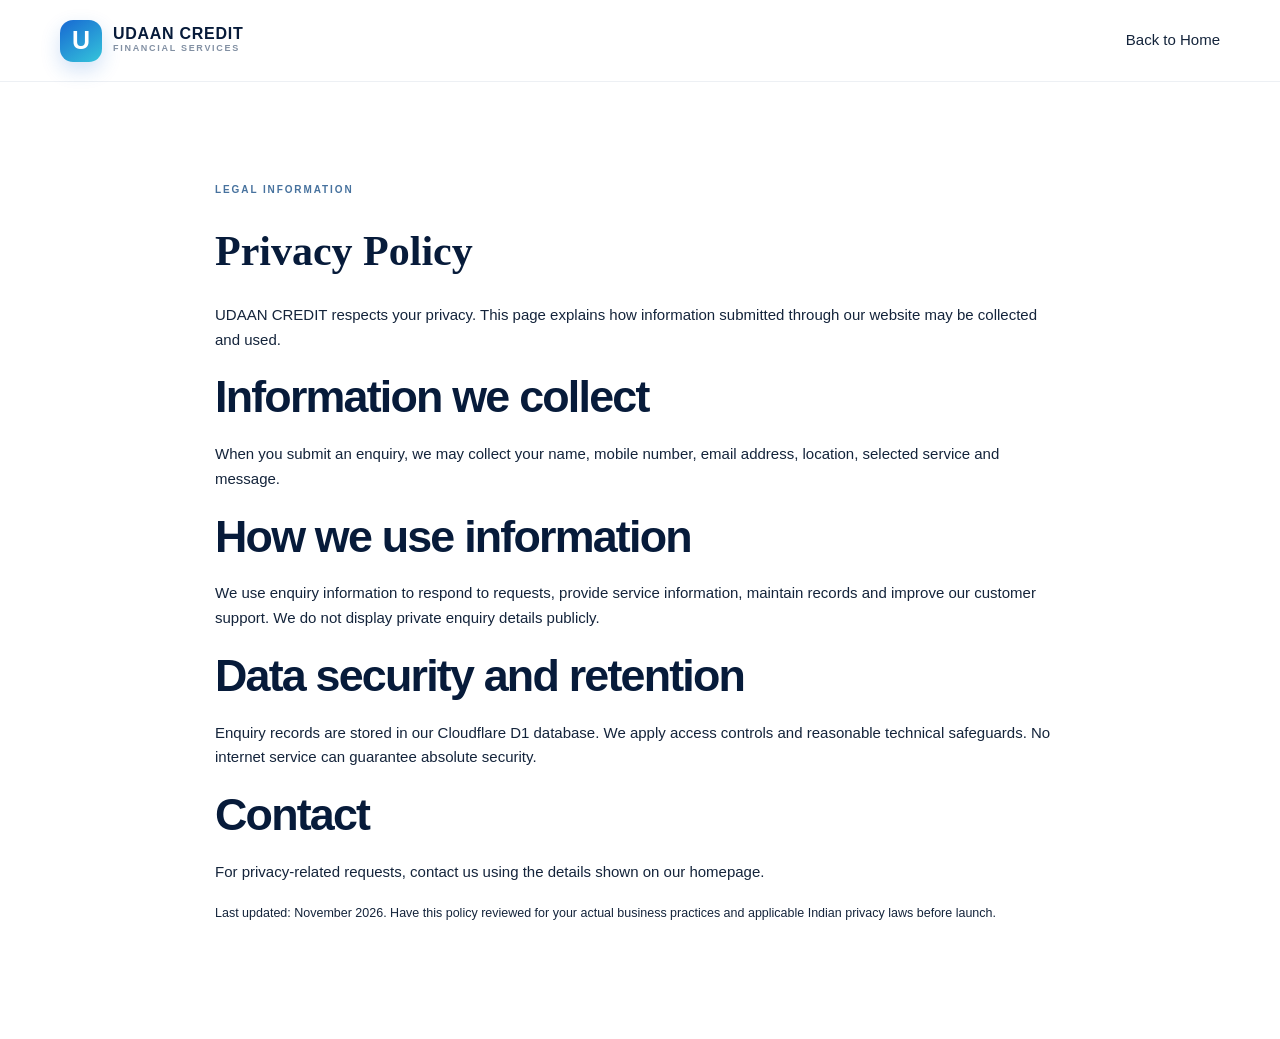
<file: privacy-policy.html>
<!doctype html><html lang="en"><head><meta charset="utf-8"><meta name="viewport" content="width=device-width,initial-scale=1"><title>Privacy Policy | UDAAN CREDIT</title><link rel="stylesheet" href="/style.css"></head><body><header class="header"><div class="container nav-wrap"><a class="brand" href="/"><span class="brand-mark">U</span><span><b>UDAAN CREDIT</b><small>FINANCIAL SERVICES</small></span></a><a class="nav-cta" href="/">Back to Home</a></div></header><main class="section"><div class="container" style="max-width:850px"><div class="eyebrow dark">LEGAL INFORMATION</div><h1 style="font:800 42px Manrope;color:#071b3a">Privacy Policy</h1><p>UDAAN CREDIT respects your privacy. This page explains how information submitted through our website may be collected and used.</p><h2>Information we collect</h2><p>When you submit an enquiry, we may collect your name, mobile number, email address, location, selected service and message.</p><h2>How we use information</h2><p>We use enquiry information to respond to requests, provide service information, maintain records and improve our customer support. We do not display private enquiry details publicly.</p><h2>Data security and retention</h2><p>Enquiry records are stored in our Cloudflare D1 database. We apply access controls and reasonable technical safeguards. No internet service can guarantee absolute security.</p><h2>Contact</h2><p>For privacy-related requests, contact us using the details shown on our homepage.</p><p><small>Last updated: November 2026. Have this policy reviewed for your actual business practices and applicable Indian privacy laws before launch.</small></p></div></main></body></html>
</file>
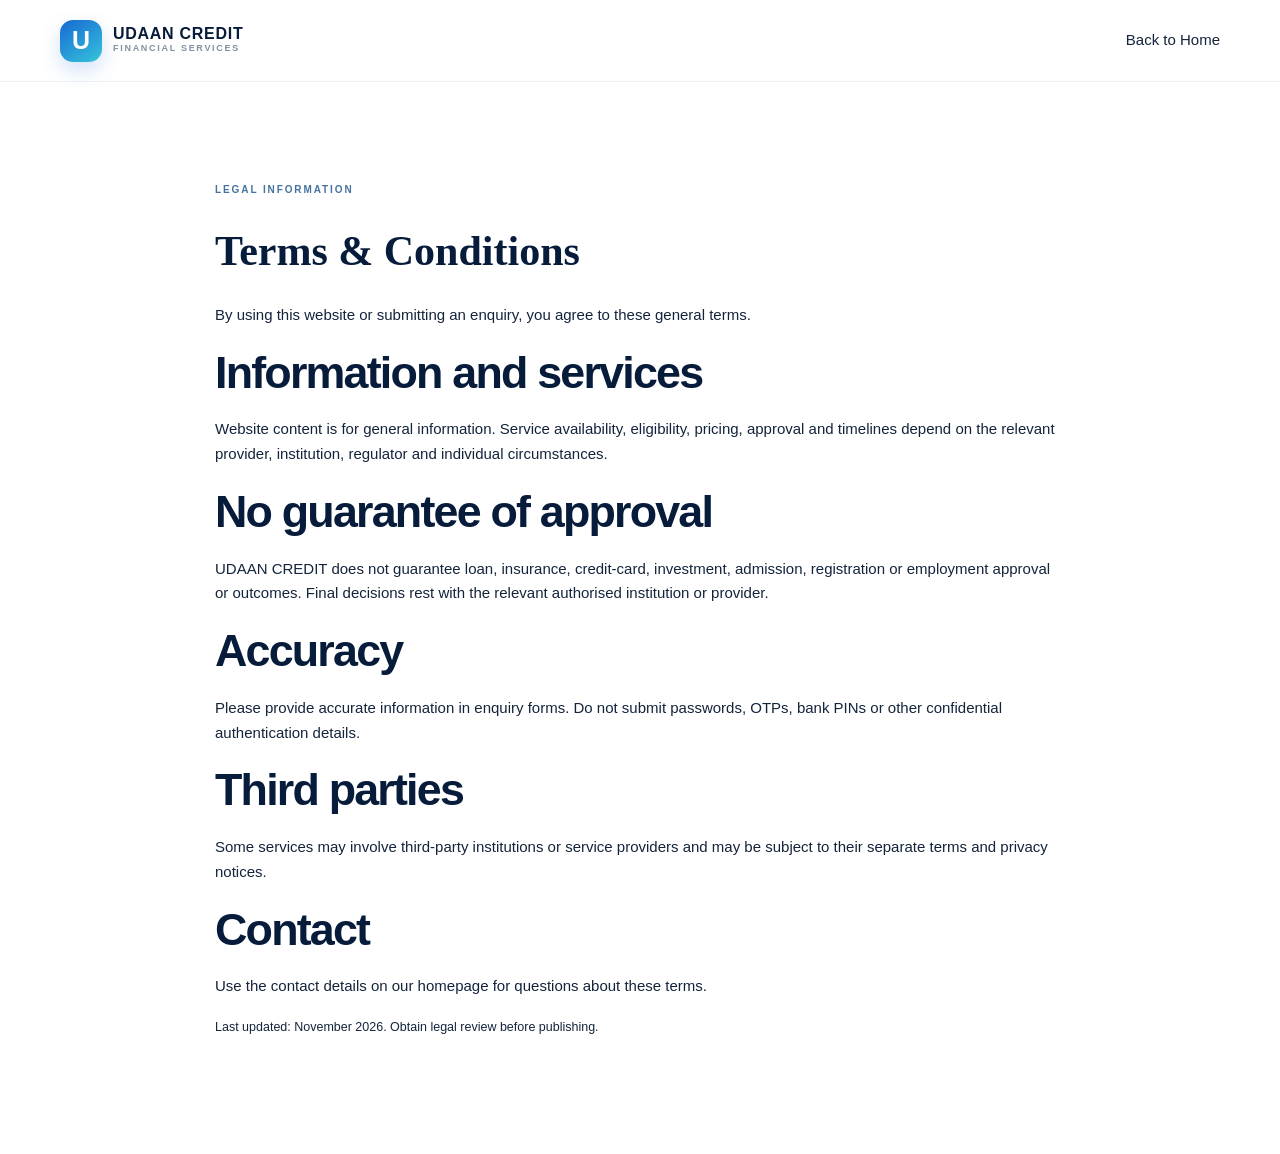
<file: terms.html>
<!doctype html><html lang="en"><head><meta charset="utf-8"><meta name="viewport" content="width=device-width,initial-scale=1"><title>Terms & Conditions | UDAAN CREDIT</title><link rel="stylesheet" href="/style.css"></head><body><header class="header"><div class="container nav-wrap"><a class="brand" href="/"><span class="brand-mark">U</span><span><b>UDAAN CREDIT</b><small>FINANCIAL SERVICES</small></span></a><a class="nav-cta" href="/">Back to Home</a></div></header><main class="section"><div class="container" style="max-width:850px"><div class="eyebrow dark">LEGAL INFORMATION</div><h1 style="font:800 42px Manrope;color:#071b3a">Terms & Conditions</h1><p>By using this website or submitting an enquiry, you agree to these general terms.</p><h2>Information and services</h2><p>Website content is for general information. Service availability, eligibility, pricing, approval and timelines depend on the relevant provider, institution, regulator and individual circumstances.</p><h2>No guarantee of approval</h2><p>UDAAN CREDIT does not guarantee loan, insurance, credit-card, investment, admission, registration or employment approval or outcomes. Final decisions rest with the relevant authorised institution or provider.</p><h2>Accuracy</h2><p>Please provide accurate information in enquiry forms. Do not submit passwords, OTPs, bank PINs or other confidential authentication details.</p><h2>Third parties</h2><p>Some services may involve third-party institutions or service providers and may be subject to their separate terms and privacy notices.</p><h2>Contact</h2><p>Use the contact details on our homepage for questions about these terms.</p><p><small>Last updated: November 2026. Obtain legal review before publishing.</small></p></div></main></body></html>
</file>
<file: style.css>
:root{--navy:#071b3a;--navy2:#0c2b55;--blue:#1768d2;--cyan:#35c5db;--ink:#14243b;--muted:#68788d;--line:#e6ebf2;--pale:#f4f8fc;--white:#fff;--font:'DM Sans',sans-serif;--display:'Manrope',sans-serif}
*{box-sizing:border-box}html{scroll-behavior:smooth;scroll-padding-top:90px}body{margin:0;color:var(--ink);font-family:var(--font);font-size:15px;line-height:1.65}a{text-decoration:none;color:inherit}.container{width:min(1160px,calc(100% - 48px));margin:auto}.topline{background:#06152e;color:#aabbd0;font-size:11px;letter-spacing:.08em}.topline-inner{display:flex;justify-content:space-between;padding:8px 0}.header{height:82px;background:#fff;position:sticky;top:0;z-index:20;border-bottom:1px solid #edf0f4}.nav-wrap{height:100%;display:flex;align-items:center;justify-content:space-between}.brand{display:flex;align-items:center;gap:11px;color:var(--navy)}.brand-mark{width:42px;height:42px;display:grid;place-items:center;border-radius:13px;background:linear-gradient(145deg,#1768d2,#35c5db);color:#fff;font:800 25px var(--display);box-shadow:0 8px 20px #1768d233}.brand b{display:block;font:800 16px var(--display);letter-spacing:.045em}.brand small{display:block;color:#8290a3;font-size:9px;letter-spacing:.19em;font-weight:700;margin-top:-2px}nav{display:flex;align-items:center;gap:30px;font-size:13px;font-weight:600;color:#43536a}nav a:hover{color:var(--blue)}nav .nav-cta{background:var(--navy);color:#fff;padding:12px 17px;border-radius:7px}.nav-cta span,.btn span{margin-left:9px}.menu-toggle{display:none;background:none;border:0;font-size:24px;color:var(--navy)}
.hero{position:relative;overflow:hidden;background:radial-gradient(ellipse at 83% 36%,#123b6b 0%,transparent 37%),linear-gradient(115deg,#071b3a,#0a2c54 72%,#0b365e);color:#fff;padding:92px 0 0}.hero:after{content:"";position:absolute;inset:0;background-image:linear-gradient(#ffffff08 1px,transparent 1px),linear-gradient(90deg,#ffffff08 1px,transparent 1px);background-size:58px 58px;mask-image:linear-gradient(90deg,transparent,black)}.hero-glow{position:absolute;width:550px;height:550px;border-radius:50%;background:#1e83db22;filter:blur(45px);right:2%;top:0}.hero-grid{position:relative;z-index:1;display:grid;grid-template-columns:1.04fr .96fr;align-items:center;gap:55px;padding-bottom:65px}.eyebrow{font-size:10px;letter-spacing:.19em;font-weight:700;color:#9dc8ff;display:flex;align-items:center;gap:10px}.eyebrow i{width:24px;height:2px;background:var(--cyan);display:inline-block}.eyebrow.dark{color:#47729e}.hero h1{font:800 clamp(38px,4.5vw,61px)/1.14 var(--display);letter-spacing:-.045em;margin:24px 0 20px;max-width:650px}.hero h1 em,.section h2 em,.cta-band em{font-style:normal;color:#55d4e5}.hero-copy>p{color:#b5c7dc;font-size:16px;max-width:540px;line-height:1.8}.hero-actions{display:flex;gap:13px;margin-top:32px}.btn{border:0;border-radius:7px;padding:14px 21px;display:inline-flex;align-items:center;justify-content:center;font:700 13px var(--font);cursor:pointer;transition:.25s}.btn:hover{transform:translateY(-3px);box-shadow:0 12px 25px #071b3a26}.btn-primary{color:#fff;background:linear-gradient(110deg,#1768d2,#268ce2)}.btn-outline{border:1px solid #6e8aa9;color:#fff}.btn-light{background:#fff;color:var(--navy)}.trust-row{display:flex;align-items:center;gap:12px;color:#9fb2c9;font-size:11px;margin-top:37px}.trust-avatars{display:flex}.trust-avatars b{width:27px;height:27px;border:2px solid #0b2a4d;border-radius:50%;display:grid;place-items:center;background:#1e6cb1;color:white;font-size:10px;margin-right:-6px}.trust-avatars b:nth-child(2){background:#35a9bc}.trust-avatars b:nth-child(3){background:#31557c}.hero-art{height:390px;position:relative;display:grid;place-items:center}.art-orbit{position:absolute;border:1px solid #7cb8e52b;border-radius:50%;width:390px;height:390px}.orbit-two{width:300px;height:300px;border-style:dashed}.main-art{position:relative;width:300px;height:310px;border:1px solid #ffffff36;border-radius:17px;background:linear-gradient(145deg,#ffffff1c,#ffffff09);backdrop-filter:blur(14px);padding:23px;box-shadow:0 30px 80px #0004;transform:rotate(-4deg)}.art-top,.art-bottom{display:flex;justify-content:space-between;align-items:center}.mini-logo{width:30px;height:30px;border-radius:9px;background:#35c5db;display:grid;place-items:center;font-weight:900}.live-dot{font-size:8px;letter-spacing:.12em;color:#8ee4db}.art-title{font:500 23px/1.35 var(--display);margin-top:32px;color:#dbeafa}.art-title strong{font-weight:800;color:white}.art-chart{height:94px;display:flex;align-items:end;gap:9px;border-bottom:1px solid #ffffff2b;margin-top:16px}.art-chart i{flex:1;background:linear-gradient(#4dd7e6,#277fd1);border-radius:4px 4px 0 0;opacity:.9}.art-bottom{font-size:8px;letter-spacing:.15em;color:#8ca8c6;margin-top:15px}.art-bottom b{color:#64dce4}.float-card{position:absolute;z-index:2;background:#fff;color:var(--navy);padding:13px 16px;border-radius:10px;display:flex;align-items:center;gap:11px;box-shadow:0 18px 45px #0003;min-width:220px}.float-one{top:57px;right:-3px}.float-two{bottom:50px;left:-5px}.float-card b,.float-card small{display:block}.float-card b{font-size:11px}.float-card small{font-size:9px;color:#7a899a}.float-icon{width:30px;height:30px;border-radius:8px;background:#eaf3ff;color:#1768d2;display:grid;place-items:center;font-size:18px}.float-icon.cyan{background:#e5fbfa;color:#159e9e}.hero-spark{position:absolute;right:9%;bottom:40px;color:#56d8e5;font-size:25px}.hero-bottom{position:relative;z-index:1;border-top:1px solid #ffffff20;display:flex;justify-content:space-between;padding:20px 0;color:#7895b4;font-size:9px;letter-spacing:.2em;font-weight:700}
.section{padding:100px 0}.intro-grid{display:grid;grid-template-columns:1fr 1fr;gap:90px}.section h2{font:800 clamp(31px,3.5vw,45px)/1.2 var(--display);letter-spacing:-.04em;color:var(--navy);margin:18px 0}.section h2 em{color:var(--blue)}.intro-text p,.section-head>p,.feature-copy>p,.contact-copy>p{color:var(--muted);line-height:1.9}.text-link{display:inline-flex;gap:12px;color:var(--blue);font-weight:700;font-size:13px;margin-top:12px}.services{background:#f5f8fc}.section-head{display:flex;justify-content:space-between;align-items:end;gap:40px;margin-bottom:42px}.section-head>p{max-width:390px;margin:0 0 7px}.service-grid{display:grid;grid-template-columns:repeat(4,1fr);gap:17px}.service-card{background:#fff;border:1px solid #e9eef5;border-radius:11px;padding:25px 22px;min-height:190px;transition:.25s;position:relative;overflow:hidden}.service-card:hover{transform:translateY(-5px);border-color:#b9d8fa;box-shadow:0 18px 40px #193c6410}.service-icon{width:43px;height:43px;border-radius:11px;background:#edf5ff;color:#1768d2;display:grid;place-items:center;font-size:20px;margin-bottom:19px}.service-card h3{font:750 15px var(--display);color:var(--navy);margin:0 0 7px}.service-card p{font-size:11px;color:#78879a;line-height:1.65;margin:0}.service-card a{display:inline-block;color:var(--blue);font-size:11px;font-weight:700;margin-top:13px}.center-action{text-align:center;margin-top:35px}.feature{background:var(--navy);color:#fff;overflow:hidden}.feature-grid{display:grid;grid-template-columns:.9fr 1.1fr;gap:100px;align-items:center}.feature-visual{min-height:400px;position:relative;display:grid;place-items:center}.feature-panel{width:310px;height:330px;border-radius:18px;background:linear-gradient(145deg,#174e85,#0b2c54);border:1px solid #ffffff24;display:flex;flex-direction:column;align-items:center;justify-content:center;box-shadow:0 35px 80px #0004;transform:rotate(-5deg)}.feature-symbol{font:800 100px var(--display);color:#e5f7ff;position:relative}.feature-symbol span{font-size:26px;color:#5dd7e2;position:absolute;right:-23px;top:7px}.feature-panel p{font-size:11px;letter-spacing:.23em;color:#8eacc9;text-align:center;line-height:1.8}.feature-panel p b{color:white}.feature-lines{display:flex;gap:6px;margin-top:20px}.feature-lines i{width:35px;height:3px;background:#43c5dc;border-radius:5px}.feature-note{position:absolute;right:0;bottom:35px;background:#fff;color:var(--navy);padding:14px 19px;border-radius:9px;font-size:12px;box-shadow:0 15px 40px #0004}.feature-copy h2{color:#fff}.feature-copy h2 em{color:#55d4e5}.feature-copy>p{color:#a8bdd4;margin-bottom:28px}.benefit{display:flex;gap:17px;padding:17px 0;border-top:1px solid #ffffff20}.benefit>span{font:700 12px var(--display);color:#58d1df}.benefit b{font:700 13px var(--display)}.benefit p{margin:3px 0 0;color:#9fb3ca;font-size:11px}.cta-band{background:linear-gradient(110deg,#1768d2,#159bb8);padding:43px 0;color:#fff}.cta-inner{display:flex;align-items:center;justify-content:space-between}.cta-inner>div>span{font-size:9px;letter-spacing:.2em;color:#c7eaff;font-weight:700}.cta-band h2{font:800 28px var(--display);margin:7px 0 0}.cta-band em{color:#c5f8fa}.contact-grid{display:grid;grid-template-columns:.85fr 1.15fr;gap:85px;align-items:start}.contact-copy h2{margin-bottom:15px}.contact-detail{display:flex;gap:15px;align-items:center;margin-top:24px}.contact-detail>span{width:39px;height:39px;border-radius:10px;background:#edf5ff;color:#1768d2;display:grid;place-items:center}.contact-detail small,.contact-detail b{display:block}.contact-detail small{font-size:9px;color:#8a9aae;letter-spacing:.15em;font-weight:700}.contact-detail b{font-size:13px;color:var(--navy);margin-top:2px}.form-card{padding:31px;background:#fff;border:1px solid #e6edf5;border-radius:13px;box-shadow:0 20px 60px #173b6410}.form-heading{display:flex;justify-content:space-between;align-items:center;margin-bottom:24px}.form-heading span{font-size:9px;letter-spacing:.18em;color:#5980a9;font-weight:700}.form-heading h3{font:800 23px var(--display);color:var(--navy);margin:3px 0}.form-icon{width:42px;height:42px;background:#edf5ff;color:#1768d2;border-radius:11px;display:grid;place-items:center;font-size:21px}form label{display:block;font-size:11px;font-weight:700;color:#41536a;margin-bottom:14px}input,select,textarea{display:block;width:100%;margin-top:7px;border:1px solid #e1e8f0;border-radius:6px;padding:12px 12px;font:400 12px var(--font);color:var(--ink);background:#fbfcfe;outline:none}input:focus,select:focus,textarea:focus{border-color:#68a8ed;box-shadow:0 0 0 3px #1768d214}textarea{resize:vertical}.form-row{display:grid;grid-template-columns:1fr 1fr;gap:13px}.submit-btn{width:100%;margin-top:5px}.form-status{font-size:12px;margin:10px 0 0}.form-status.success{color:#16845c}.form-status.error{color:#c33}.privacy-note{display:block;color:#96a2b1;font-size:9px;margin-top:13px}.footer{background:#06152e;color:#a9bbcf;padding:60px 0 0}.footer-main{display:grid;grid-template-columns:1.5fr 1fr 1.2fr 1fr;gap:55px;padding-bottom:45px}.brand-light{color:#fff}.brand-light .brand-mark{box-shadow:none}.footer-brand p{max-width:260px;font-size:11px;line-height:1.8;color:#8097b2;margin-top:20px}.footer h4{font-size:9px;letter-spacing:.18em;color:#6e8cab;margin:4px 0 19px}.footer-main>div:not(:first-child) a{display:block;font-size:11px;margin:11px 0;color:#b4c3d3}.footer-main a:hover{color:#5dd6e2}.footer-bottom{border-top:1px solid #ffffff18;padding:19px 0;display:flex;justify-content:space-between;font-size:10px;color:#6f87a3}.whatsapp-float{position:fixed;z-index:30;right:23px;bottom:23px;width:52px;height:52px;border-radius:50%;background:#19b978;color:#fff;display:grid;place-items:center;font-size:25px;box-shadow:0 8px 24px #0a9d654d}
@media(max-width:900px){nav{gap:16px}.hero-grid{gap:20px}.hero-art{transform:scale(.9)}.service-grid{grid-template-columns:repeat(2,1fr)}.feature-grid{gap:45px}.contact-grid{gap:40px}.footer-main{gap:25px}}
@media(max-width:680px){.container{width:min(100% - 34px,540px)}.topline-inner span:last-child{display:none}.header{height:70px}.menu-toggle{display:block}nav{display:none;position:absolute;top:70px;left:0;right:0;background:#fff;padding:20px 25px 25px;box-shadow:0 15px 25px #071b3a18;flex-direction:column;align-items:stretch;gap:16px}nav.open{display:flex}nav .nav-cta{text-align:center}.hero{padding-top:58px}.hero-grid{grid-template-columns:1fr;padding-bottom:35px}.hero h1{font-size:42px}.hero-copy>p{font-size:14px}.hero-art{height:340px;transform:scale(.86);margin:-8px -25px}.hero-bottom{flex-wrap:wrap;gap:13px;justify-content:center;font-size:8px}.section{padding:70px 0}.intro-grid,.feature-grid,.contact-grid{grid-template-columns:1fr;gap:25px}.section-head{display:block}.section-head>p{margin-top:15px}.service-grid{grid-template-columns:1fr 1fr;gap:10px}.service-card{padding:18px 14px;min-height:180px}.service-card h3{font-size:13px}.feature-visual{min-height:330px}.feature-panel{width:270px;height:290px}.feature-note{right:2px;bottom:10px}.cta-inner{display:block}.cta-band h2{font-size:24px;margin-bottom:22px}.form-card{padding:22px 17px}.form-row{grid-template-columns:1fr;gap:0}.footer-main{grid-template-columns:1fr 1fr;gap:30px}.footer-brand{grid-column:1/-1}.footer-bottom{display:block;line-height:2}.float-one{right:-14px}.float-two{left:-10px}}
</file>
